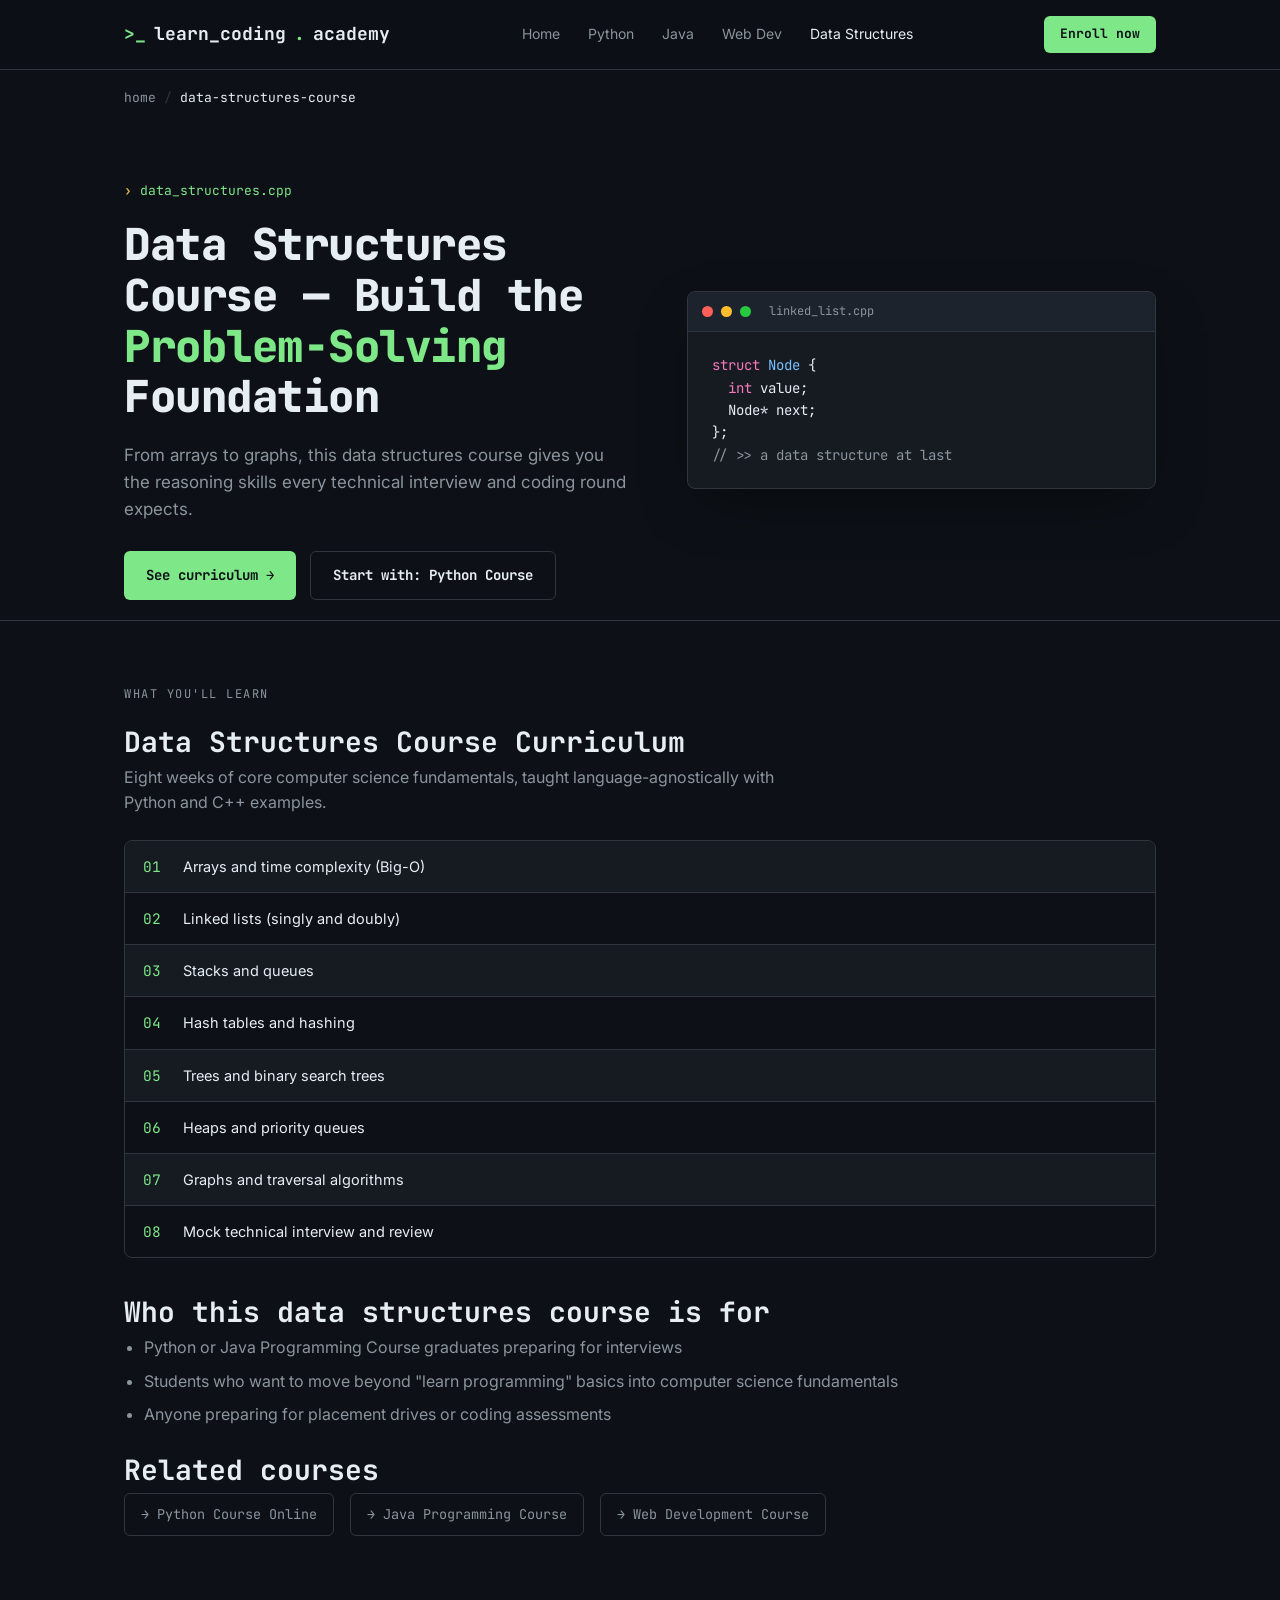
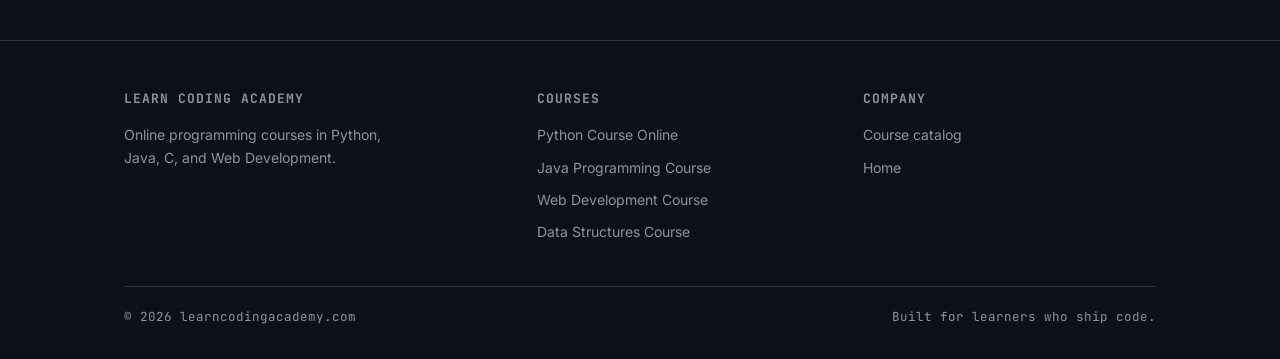
<file: data-structures-course.html>
<!DOCTYPE html>
<html lang="en">
<head>
<meta charset="UTF-8">
<meta name="viewport" content="width=device-width, initial-scale=1.0">
<title>Data Structures Course | Interview-Ready Fundamentals — Learn Coding Academy</title>
<meta name="description" content="Master arrays, trees, and graphs in our Data Structures Course — built to prepare you for technical interviews and coding rounds.">
<link rel="canonical" href="https://www.learncodingacademy.com/data-structures-course">
<link rel="stylesheet" href="style.css">
<script type="application/ld+json">
{
  "@context": "https://schema.org",
  "@type": "Course",
  "name": "Data Structures Course",
  "description": "Master arrays, trees, and graphs — built to prepare you for technical interviews and coding rounds.",
  "provider": {
    "@type": "Organization",
    "name": "Learn Coding Academy",
    "sameAs": "https://www.learncodingacademy.com/"
  }
}
</script>
</head>
<body>

<header>
  <nav class="nav">
    <a href="index.html" class="logo"><span class="dot">&gt;_</span> learn_coding<span class="dot">.</span>academy</a>
    <div class="navlinks">
      <a href="index.html">Home</a>
      <a href="python-course.html">Python</a>
      <a href="java-course.html">Java</a>
      <a href="web-development-course.html">Web Dev</a>
      <a href="data-structures-course.html" class="active">Data Structures</a>
    </div>
    <a href="#enroll" class="nav-cta">Enroll now</a>
  </nav>
</header>

<main>
  <div class="wrap">
    <p class="breadcrumb"><a href="index.html">home</a><span class="sep">/</span><span class="current">data-structures-course</span></p>
  </div>

  <section class="hero" style="padding-bottom:20px;">
    <div class="wrap hero-grid">
      <div>
        <p class="eyebrow">data_structures.cpp</p>
        <h1>Data Structures Course — Build the <span class="accent">Problem-Solving</span> Foundation</h1>
        <p class="lede">From arrays to graphs, this data structures course gives you the reasoning skills every technical interview and coding round expects.</p>
        <div class="cta-row" id="enroll">
          <a href="#curriculum" class="btn btn-primary">See curriculum →</a>
          <a href="python-course.html" class="btn btn-ghost">Start with: Python Course</a>
        </div>
      </div>
      <div class="term">
        <div class="term-bar">
          <span class="term-dot red"></span><span class="term-dot yellow"></span><span class="term-dot green"></span>
          <span class="term-tab">linked_list.cpp</span>
        </div>
        <div class="term-body">
          <div class="term-line"><span class="c2">struct</span> <span class="c4">Node</span> {</div>
          <div class="term-line">  <span class="c2">int</span> value;</div>
          <div class="term-line">  Node* next;</div>
          <div class="term-line">};</div>
          <div class="term-line"><span class="c1">// >> a data structure at last</span></div>
        </div>
      </div>
    </div>
  </section>

  <section class="section prose" id="curriculum">
    <div class="wrap">
      <p class="kicker">What you'll learn</p>
      <h2>Data Structures Course Curriculum</h2>
      <p>Eight weeks of core computer science fundamentals, taught language-agnostically with Python and C++ examples.</p>

      <div class="curriculum">
        <div class="curr-row"><span class="curr-idx">01</span> Arrays and time complexity (Big-O)</div>
        <div class="curr-row"><span class="curr-idx">02</span> Linked lists (singly and doubly)</div>
        <div class="curr-row"><span class="curr-idx">03</span> Stacks and queues</div>
        <div class="curr-row"><span class="curr-idx">04</span> Hash tables and hashing</div>
        <div class="curr-row"><span class="curr-idx">05</span> Trees and binary search trees</div>
        <div class="curr-row"><span class="curr-idx">06</span> Heaps and priority queues</div>
        <div class="curr-row"><span class="curr-idx">07</span> Graphs and traversal algorithms</div>
        <div class="curr-row"><span class="curr-idx">08</span> Mock technical interview and review</div>
      </div>

      <h2>Who this data structures course is for</h2>
      <ul>
        <li>Python or Java Programming Course graduates preparing for interviews</li>
        <li>Students who want to move beyond "learn programming" basics into computer science fundamentals</li>
        <li>Anyone preparing for placement drives or coding assessments</li>
      </ul>

      <h2>Related courses</h2>
      <div class="related">
        <a href="python-course.html">→ Python Course Online</a>
        <a href="java-course.html">→ Java Programming Course</a>
        <a href="web-development-course.html">→ Web Development Course</a>
      </div>
    </div>
  </section>
</main>

<footer>
  <div class="wrap">
    <div class="footer-grid">
      <div class="footer-col">
        <h5>Learn Coding Academy</h5>
        <p style="color:var(--muted); font-size:14px; max-width:32ch;">Online programming courses in Python, Java, C, and Web Development.</p>
      </div>
      <div class="footer-col">
        <h5>Courses</h5>
        <a href="python-course.html">Python Course Online</a>
        <a href="java-course.html">Java Programming Course</a>
        <a href="web-development-course.html">Web Development Course</a>
        <a href="data-structures-course.html">Data Structures Course</a>
      </div>
      <div class="footer-col">
        <h5>Company</h5>
        <a href="index.html#courses">Course catalog</a>
        <a href="index.html">Home</a>
      </div>
    </div>
    <div class="footer-bottom">
      <span>© 2026 learncodingacademy.com</span>
      <span>Built for learners who ship code.</span>
    </div>
  </div>
</footer>

</body>
</html>
</file>
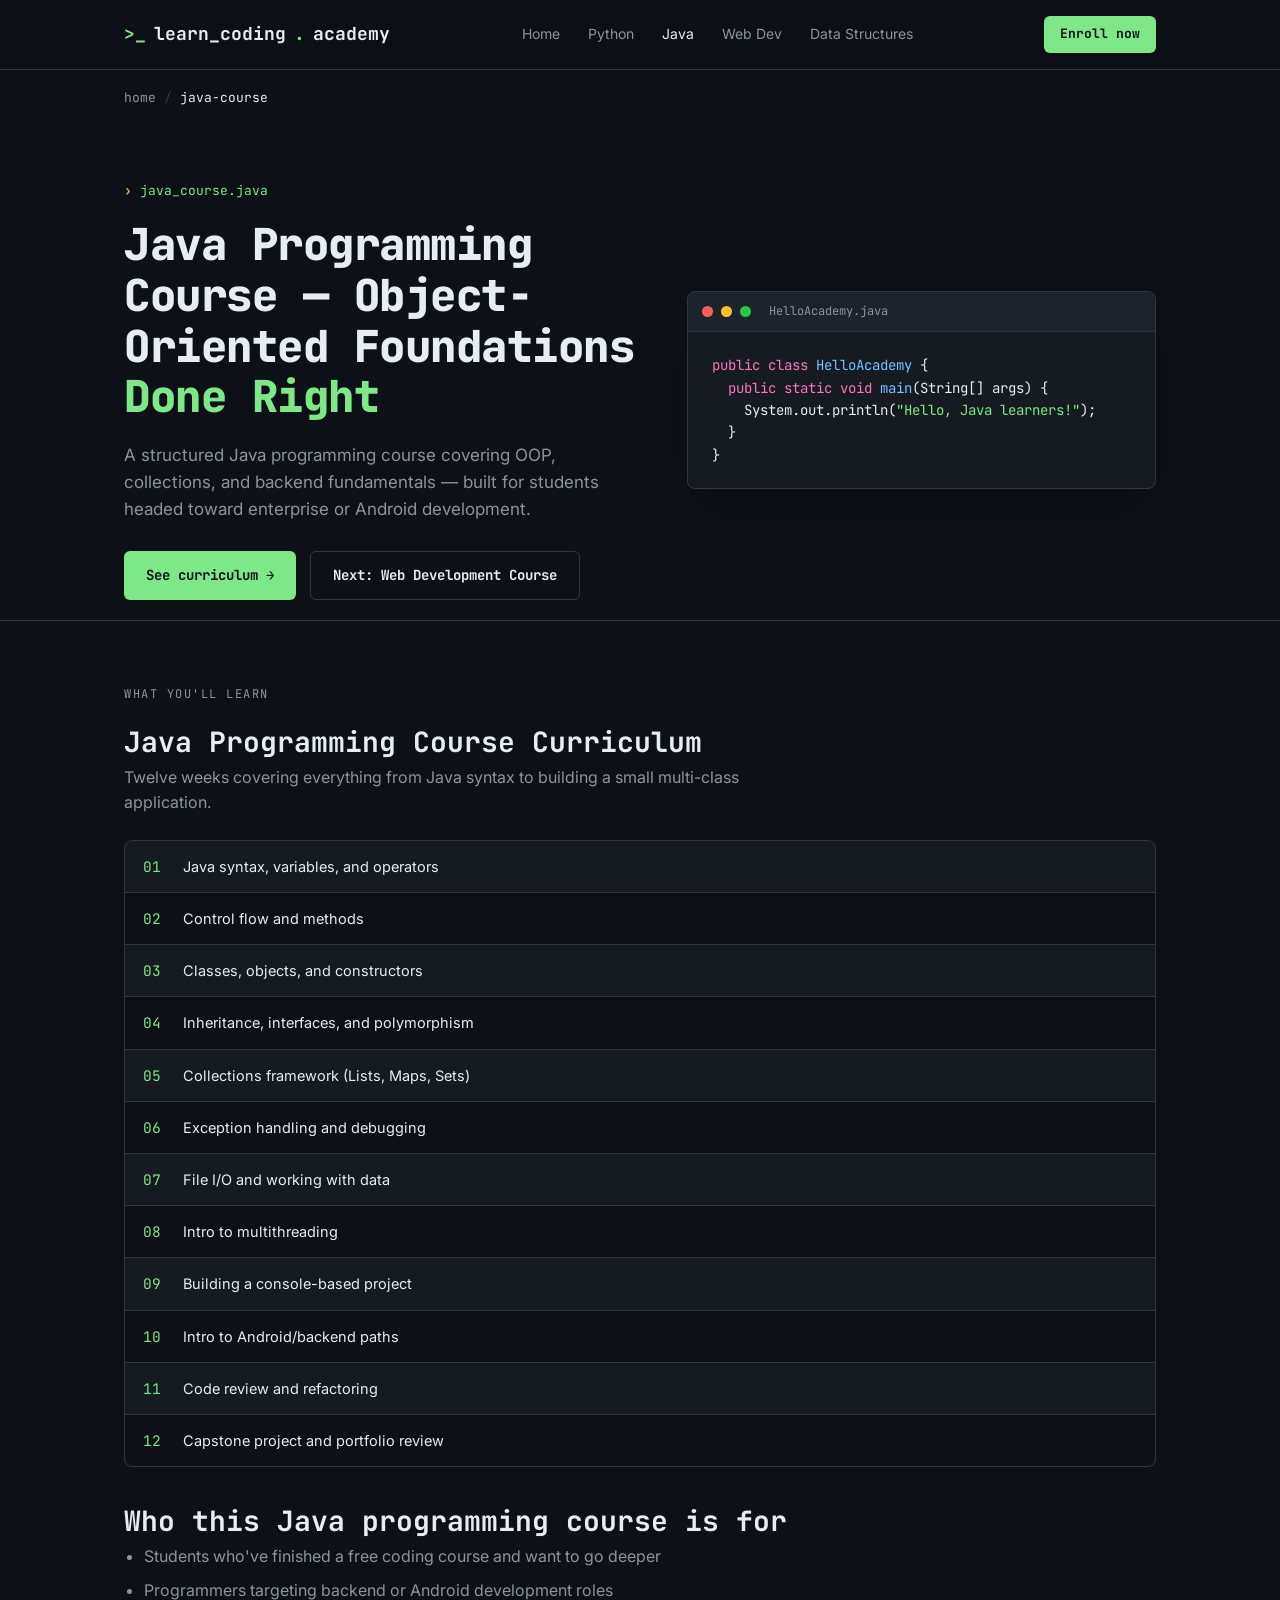
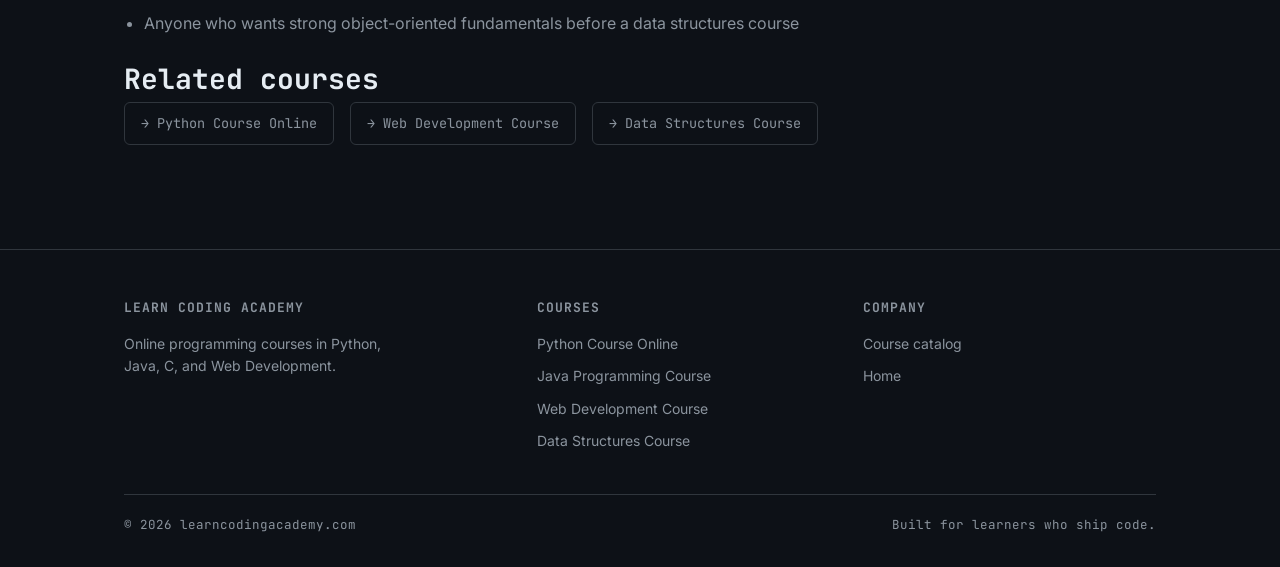
<file: java-course.html>
<!DOCTYPE html>
<html lang="en">
<head>
<meta charset="UTF-8">
<meta name="viewport" content="width=device-width, initial-scale=1.0">
<title>Java Programming Course | Object-Oriented Fundamentals — Learn Coding Academy</title>
<meta name="description" content="Take our Java Programming Course to learn object-oriented programming, core Java, and backend fundamentals through hands-on projects.">
<link rel="canonical" href="https://www.learncodingacademy.com/java-course">
<link rel="stylesheet" href="style.css">
<script type="application/ld+json">
{
  "@context": "https://schema.org",
  "@type": "Course",
  "name": "Java Programming Course",
  "description": "Learn object-oriented programming, core Java, and backend fundamentals through hands-on projects.",
  "provider": {
    "@type": "Organization",
    "name": "Learn Coding Academy",
    "sameAs": "https://www.learncodingacademy.com/"
  }
}
</script>
</head>
<body>

<header>
  <nav class="nav">
    <a href="index.html" class="logo"><span class="dot">&gt;_</span> learn_coding<span class="dot">.</span>academy</a>
    <div class="navlinks">
      <a href="index.html">Home</a>
      <a href="python-course.html">Python</a>
      <a href="java-course.html" class="active">Java</a>
      <a href="web-development-course.html">Web Dev</a>
      <a href="data-structures-course.html">Data Structures</a>
    </div>
    <a href="#enroll" class="nav-cta">Enroll now</a>
  </nav>
</header>

<main>
  <div class="wrap">
    <p class="breadcrumb"><a href="index.html">home</a><span class="sep">/</span><span class="current">java-course</span></p>
  </div>

  <section class="hero" style="padding-bottom:20px;">
    <div class="wrap hero-grid">
      <div>
        <p class="eyebrow">java_course.java</p>
        <h1>Java Programming Course — Object-Oriented Foundations <span class="accent">Done Right</span></h1>
        <p class="lede">A structured Java programming course covering OOP, collections, and backend fundamentals — built for students headed toward enterprise or Android development.</p>
        <div class="cta-row" id="enroll">
          <a href="#curriculum" class="btn btn-primary">See curriculum →</a>
          <a href="web-development-course.html" class="btn btn-ghost">Next: Web Development Course</a>
        </div>
      </div>
      <div class="term">
        <div class="term-bar">
          <span class="term-dot red"></span><span class="term-dot yellow"></span><span class="term-dot green"></span>
          <span class="term-tab">HelloAcademy.java</span>
        </div>
        <div class="term-body">
          <div class="term-line"><span class="c2">public class</span> <span class="c4">HelloAcademy</span> {</div>
          <div class="term-line">  <span class="c2">public static void</span> <span class="c4">main</span>(String[] args) {</div>
          <div class="term-line">    System.out.println(<span class="c3">"Hello, Java learners!"</span>);</div>
          <div class="term-line">  }</div>
          <div class="term-line">}</div>
        </div>
      </div>
    </div>
  </section>

  <section class="section prose" id="curriculum">
    <div class="wrap">
      <p class="kicker">What you'll learn</p>
      <h2>Java Programming Course Curriculum</h2>
      <p>Twelve weeks covering everything from Java syntax to building a small multi-class application.</p>

      <div class="curriculum">
        <div class="curr-row"><span class="curr-idx">01</span> Java syntax, variables, and operators</div>
        <div class="curr-row"><span class="curr-idx">02</span> Control flow and methods</div>
        <div class="curr-row"><span class="curr-idx">03</span> Classes, objects, and constructors</div>
        <div class="curr-row"><span class="curr-idx">04</span> Inheritance, interfaces, and polymorphism</div>
        <div class="curr-row"><span class="curr-idx">05</span> Collections framework (Lists, Maps, Sets)</div>
        <div class="curr-row"><span class="curr-idx">06</span> Exception handling and debugging</div>
        <div class="curr-row"><span class="curr-idx">07</span> File I/O and working with data</div>
        <div class="curr-row"><span class="curr-idx">08</span> Intro to multithreading</div>
        <div class="curr-row"><span class="curr-idx">09</span> Building a console-based project</div>
        <div class="curr-row"><span class="curr-idx">10</span> Intro to Android/backend paths</div>
        <div class="curr-row"><span class="curr-idx">11</span> Code review and refactoring</div>
        <div class="curr-row"><span class="curr-idx">12</span> Capstone project and portfolio review</div>
      </div>

      <h2>Who this Java programming course is for</h2>
      <ul>
        <li>Students who've finished a free coding course and want to go deeper</li>
        <li>Programmers targeting backend or Android development roles</li>
        <li>Anyone who wants strong object-oriented fundamentals before a data structures course</li>
      </ul>

      <h2>Related courses</h2>
      <div class="related">
        <a href="python-course.html">→ Python Course Online</a>
        <a href="web-development-course.html">→ Web Development Course</a>
        <a href="data-structures-course.html">→ Data Structures Course</a>
      </div>
    </div>
  </section>
</main>

<footer>
  <div class="wrap">
    <div class="footer-grid">
      <div class="footer-col">
        <h5>Learn Coding Academy</h5>
        <p style="color:var(--muted); font-size:14px; max-width:32ch;">Online programming courses in Python, Java, C, and Web Development.</p>
      </div>
      <div class="footer-col">
        <h5>Courses</h5>
        <a href="python-course.html">Python Course Online</a>
        <a href="java-course.html">Java Programming Course</a>
        <a href="web-development-course.html">Web Development Course</a>
        <a href="data-structures-course.html">Data Structures Course</a>
      </div>
      <div class="footer-col">
        <h5>Company</h5>
        <a href="index.html#courses">Course catalog</a>
        <a href="index.html">Home</a>
      </div>
    </div>
    <div class="footer-bottom">
      <span>© 2026 learncodingacademy.com</span>
      <span>Built for learners who ship code.</span>
    </div>
  </div>
</footer>

</body>
</html>
</file>
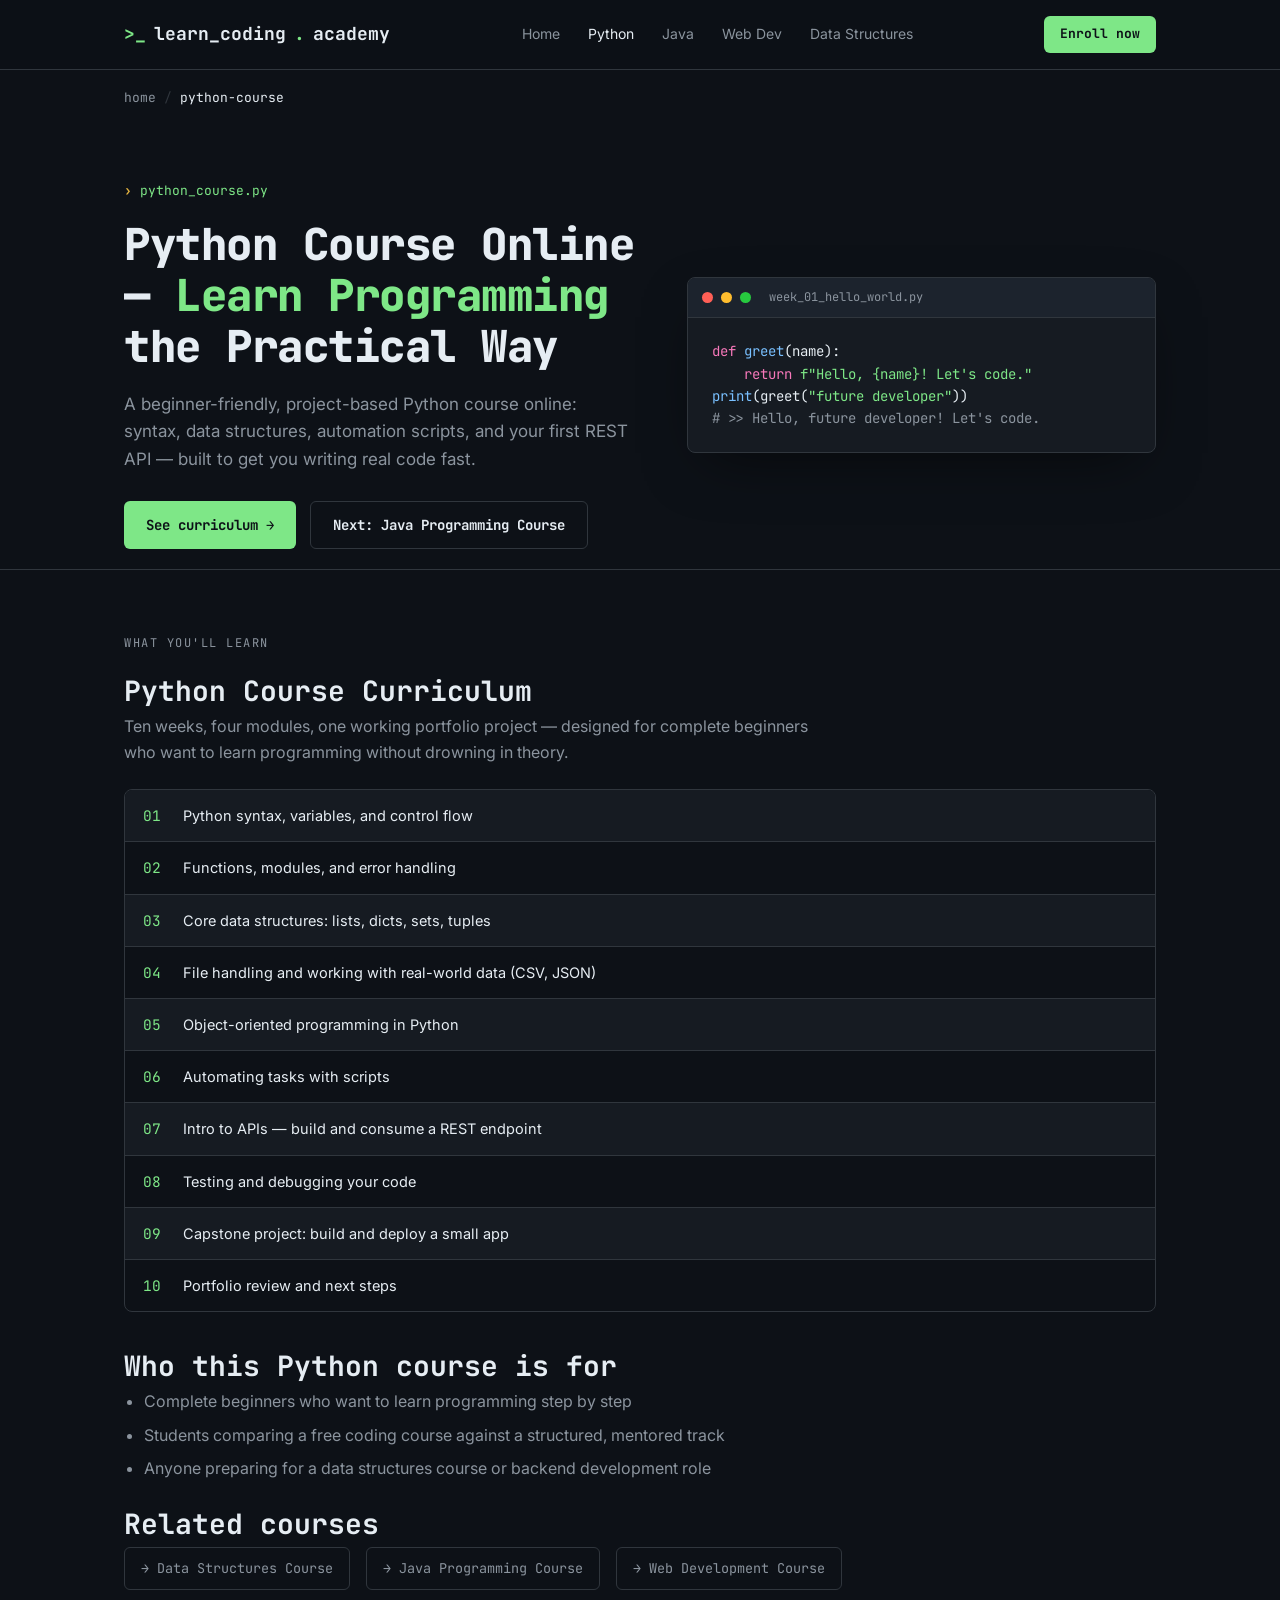
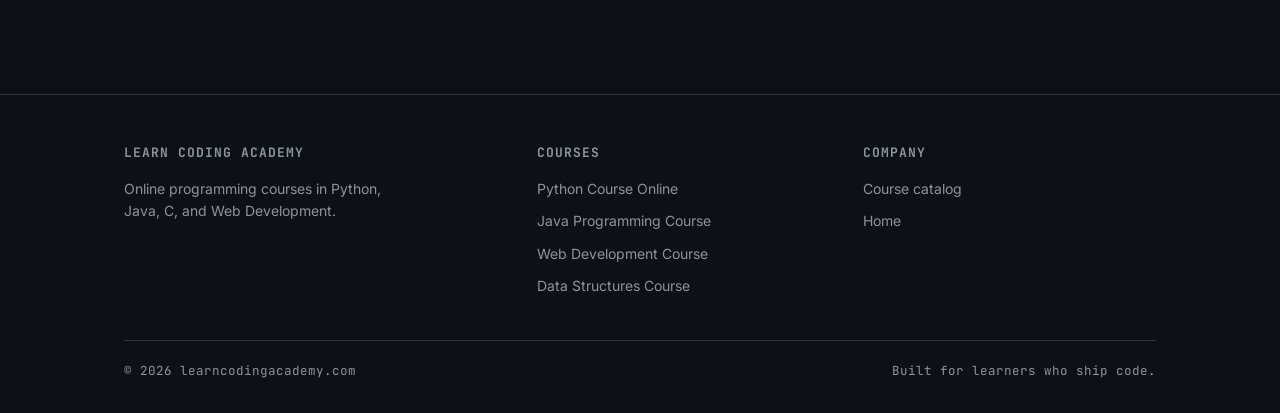
<file: python-course.html>
<!DOCTYPE html>
<html lang="en">
<head>
<meta charset="UTF-8">
<meta name="viewport" content="width=device-width, initial-scale=1.0">
<title>Python Course Online | Learn Programming from Scratch — Learn Coding Academy</title>
<meta name="description" content="Enroll in our Python Course Online and learn programming from scratch with hands-on projects, mentor code reviews, and a career-ready capstone.">
<link rel="canonical" href="https://www.learncodingacademy.com/python-course">
<link rel="stylesheet" href="style.css">
<script type="application/ld+json">
{
  "@context": "https://schema.org",
  "@type": "Course",
  "name": "Python Course Online",
  "description": "Learn Python programming from scratch with hands-on projects, mentor code reviews, and a career-ready capstone.",
  "provider": {
    "@type": "Organization",
    "name": "Learn Coding Academy",
    "sameAs": "https://www.learncodingacademy.com/"
  }
}
</script>
</head>
<body>

<header>
  <nav class="nav">
    <a href="index.html" class="logo"><span class="dot">&gt;_</span> learn_coding<span class="dot">.</span>academy</a>
    <div class="navlinks">
      <a href="index.html">Home</a>
      <a href="python-course.html" class="active">Python</a>
      <a href="java-course.html">Java</a>
      <a href="web-development-course.html">Web Dev</a>
      <a href="data-structures-course.html">Data Structures</a>
    </div>
    <a href="#enroll" class="nav-cta">Enroll now</a>
  </nav>
</header>

<main>
  <div class="wrap">
    <p class="breadcrumb"><a href="index.html">home</a><span class="sep">/</span><span class="current">python-course</span></p>
  </div>

  <section class="hero" style="padding-bottom:20px;">
    <div class="wrap hero-grid">
      <div>
        <p class="eyebrow">python_course.py</p>
        <h1>Python Course Online — <span class="accent">Learn Programming</span> the Practical Way</h1>
        <p class="lede">A beginner-friendly, project-based Python course online: syntax, data structures, automation scripts, and your first REST API — built to get you writing real code fast.</p>
        <div class="cta-row" id="enroll">
          <a href="#curriculum" class="btn btn-primary">See curriculum →</a>
          <a href="java-course.html" class="btn btn-ghost">Next: Java Programming Course</a>
        </div>
      </div>
      <div class="term">
        <div class="term-bar">
          <span class="term-dot red"></span><span class="term-dot yellow"></span><span class="term-dot green"></span>
          <span class="term-tab">week_01_hello_world.py</span>
        </div>
        <div class="term-body">
          <div class="term-line"><span class="c2">def</span> <span class="c4">greet</span>(name):</div>
          <div class="term-line">    <span class="c2">return</span> <span class="c3">f"Hello, {name}! Let's code."</span></div>
          <div class="term-line"></div>
          <div class="term-line"><span class="c4">print</span>(greet(<span class="c3">"future developer"</span>))</div>
          <div class="term-line"><span class="c1"># >> Hello, future developer! Let's code.</span></div>
        </div>
      </div>
    </div>
  </section>

  <section class="section prose" id="curriculum">
    <div class="wrap">
      <p class="kicker">What you'll learn</p>
      <h2>Python Course Curriculum</h2>
      <p>Ten weeks, four modules, one working portfolio project — designed for complete beginners who want to learn programming without drowning in theory.</p>

      <div class="curriculum">
        <div class="curr-row"><span class="curr-idx">01</span> Python syntax, variables, and control flow</div>
        <div class="curr-row"><span class="curr-idx">02</span> Functions, modules, and error handling</div>
        <div class="curr-row"><span class="curr-idx">03</span> Core data structures: lists, dicts, sets, tuples</div>
        <div class="curr-row"><span class="curr-idx">04</span> File handling and working with real-world data (CSV, JSON)</div>
        <div class="curr-row"><span class="curr-idx">05</span> Object-oriented programming in Python</div>
        <div class="curr-row"><span class="curr-idx">06</span> Automating tasks with scripts</div>
        <div class="curr-row"><span class="curr-idx">07</span> Intro to APIs — build and consume a REST endpoint</div>
        <div class="curr-row"><span class="curr-idx">08</span> Testing and debugging your code</div>
        <div class="curr-row"><span class="curr-idx">09</span> Capstone project: build and deploy a small app</div>
        <div class="curr-row"><span class="curr-idx">10</span> Portfolio review and next steps</div>
      </div>

      <h2>Who this Python course is for</h2>
      <ul>
        <li>Complete beginners who want to learn programming step by step</li>
        <li>Students comparing a free coding course against a structured, mentored track</li>
        <li>Anyone preparing for a data structures course or backend development role</li>
      </ul>

      <h2>Related courses</h2>
      <div class="related">
        <a href="data-structures-course.html">→ Data Structures Course</a>
        <a href="java-course.html">→ Java Programming Course</a>
        <a href="web-development-course.html">→ Web Development Course</a>
      </div>
    </div>
  </section>
</main>

<footer>
  <div class="wrap">
    <div class="footer-grid">
      <div class="footer-col">
        <h5>Learn Coding Academy</h5>
        <p style="color:var(--muted); font-size:14px; max-width:32ch;">Online programming courses in Python, Java, C, and Web Development.</p>
      </div>
      <div class="footer-col">
        <h5>Courses</h5>
        <a href="python-course.html">Python Course Online</a>
        <a href="java-course.html">Java Programming Course</a>
        <a href="web-development-course.html">Web Development Course</a>
        <a href="data-structures-course.html">Data Structures Course</a>
      </div>
      <div class="footer-col">
        <h5>Company</h5>
        <a href="index.html#courses">Course catalog</a>
        <a href="index.html">Home</a>
      </div>
    </div>
    <div class="footer-bottom">
      <span>© 2026 learncodingacademy.com</span>
      <span>Built for learners who ship code.</span>
    </div>
  </div>
</footer>

</body>
</html>
</file>
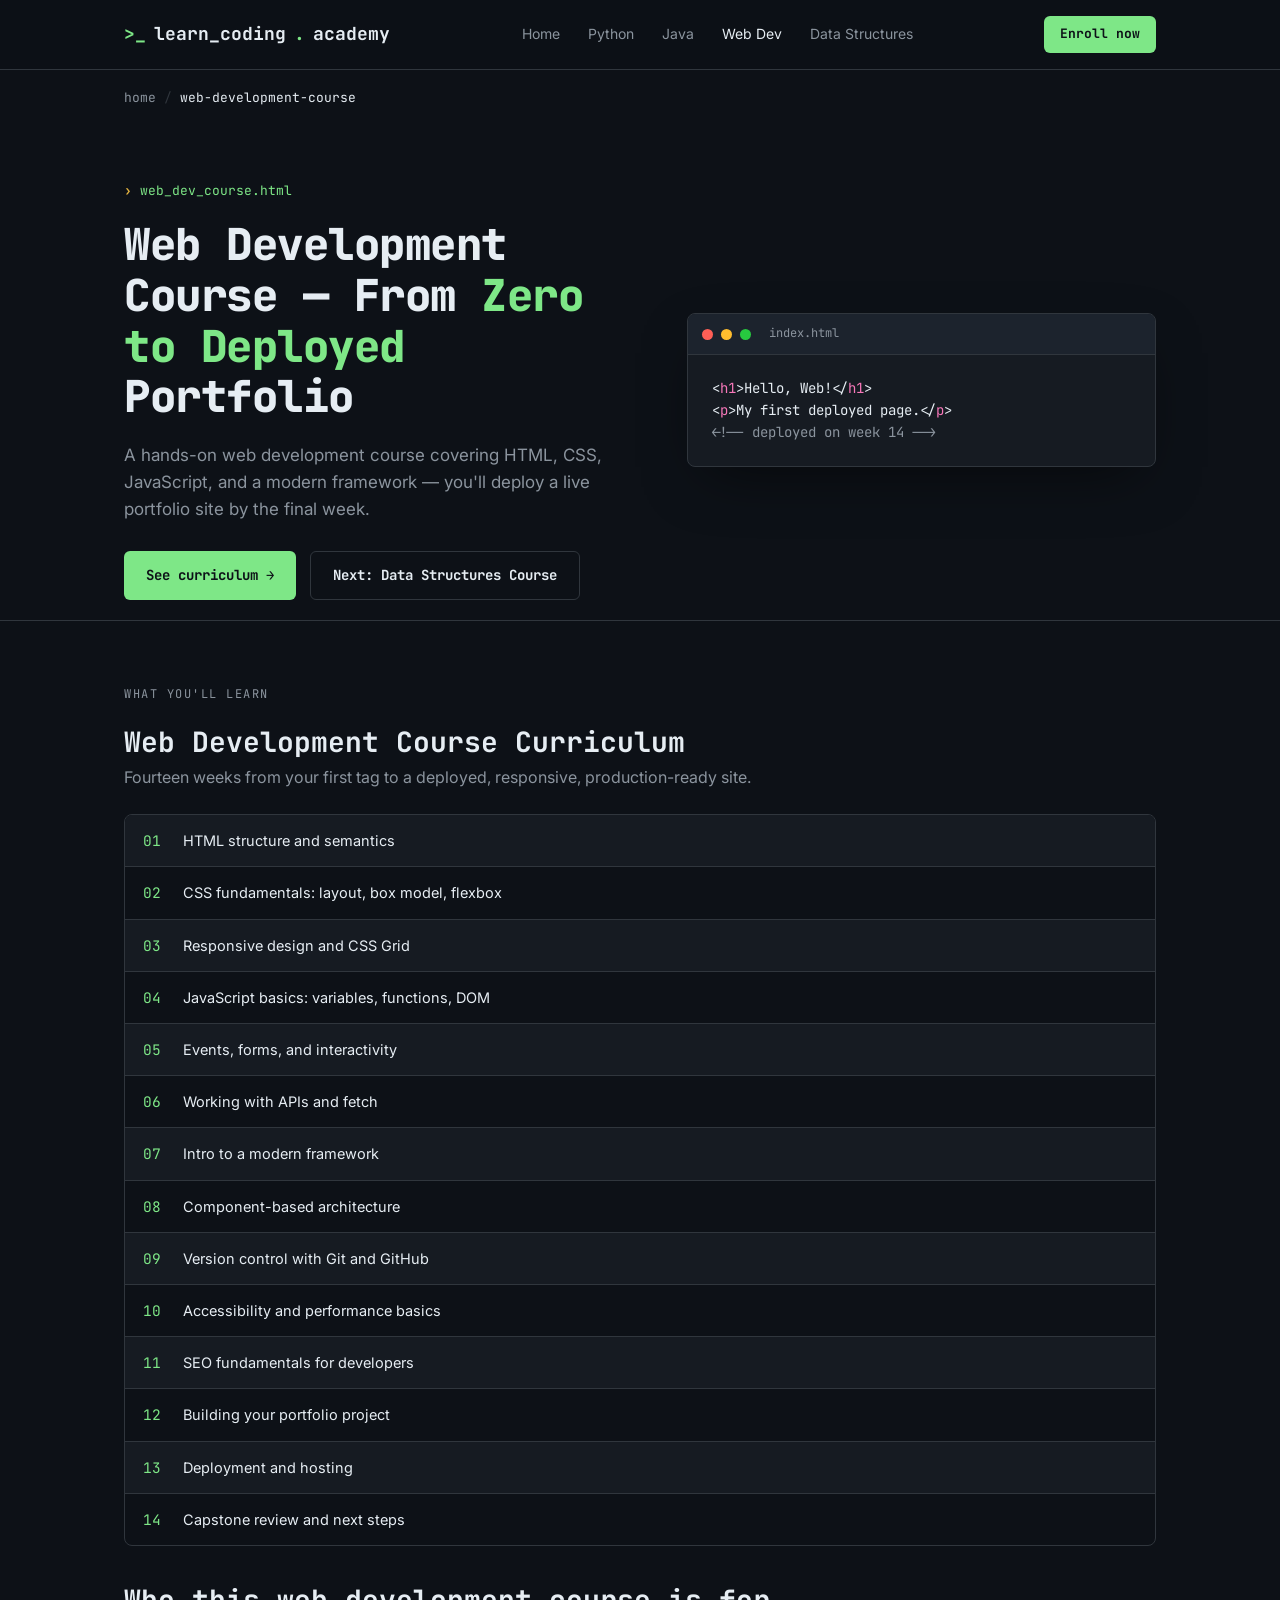
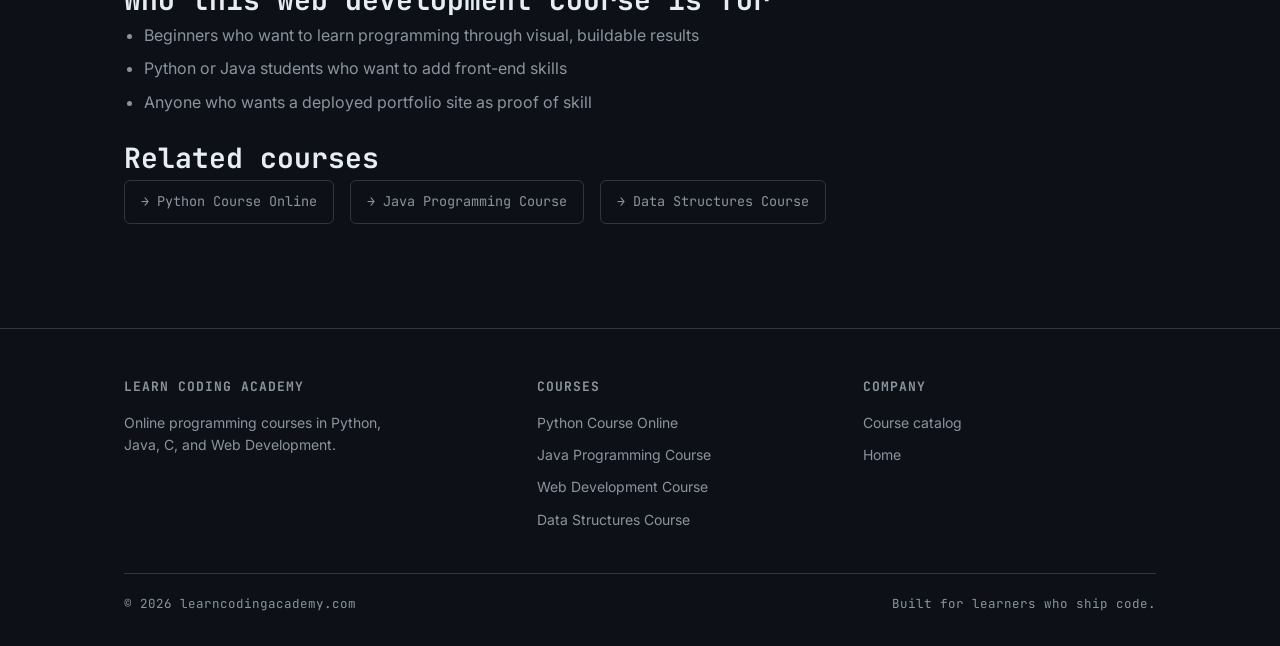
<file: web-development-course.html>
<!DOCTYPE html>
<html lang="en">
<head>
<meta charset="UTF-8">
<meta name="viewport" content="width=device-width, initial-scale=1.0">
<title>Web Development Course Online | HTML, CSS, JavaScript — Learn Coding Academy</title>
<meta name="description" content="Join our Web Development Course online and learn HTML, CSS, JavaScript, and a modern framework by building and deploying a real portfolio site.">
<link rel="canonical" href="https://www.learncodingacademy.com/web-development-course">
<link rel="stylesheet" href="style.css">
<script type="application/ld+json">
{
  "@context": "https://schema.org",
  "@type": "Course",
  "name": "Web Development Course",
  "description": "Learn HTML, CSS, JavaScript, and a modern framework by building and deploying a real portfolio site.",
  "provider": {
    "@type": "Organization",
    "name": "Learn Coding Academy",
    "sameAs": "https://www.learncodingacademy.com/"
  }
}
</script>
</head>
<body>

<header>
  <nav class="nav">
    <a href="index.html" class="logo"><span class="dot">&gt;_</span> learn_coding<span class="dot">.</span>academy</a>
    <div class="navlinks">
      <a href="index.html">Home</a>
      <a href="python-course.html">Python</a>
      <a href="java-course.html">Java</a>
      <a href="web-development-course.html" class="active">Web Dev</a>
      <a href="data-structures-course.html">Data Structures</a>
    </div>
    <a href="#enroll" class="nav-cta">Enroll now</a>
  </nav>
</header>

<main>
  <div class="wrap">
    <p class="breadcrumb"><a href="index.html">home</a><span class="sep">/</span><span class="current">web-development-course</span></p>
  </div>

  <section class="hero" style="padding-bottom:20px;">
    <div class="wrap hero-grid">
      <div>
        <p class="eyebrow">web_dev_course.html</p>
        <h1>Web Development Course — From <span class="accent">Zero to Deployed</span> Portfolio</h1>
        <p class="lede">A hands-on web development course covering HTML, CSS, JavaScript, and a modern framework — you'll deploy a live portfolio site by the final week.</p>
        <div class="cta-row" id="enroll">
          <a href="#curriculum" class="btn btn-primary">See curriculum →</a>
          <a href="data-structures-course.html" class="btn btn-ghost">Next: Data Structures Course</a>
        </div>
      </div>
      <div class="term">
        <div class="term-bar">
          <span class="term-dot red"></span><span class="term-dot yellow"></span><span class="term-dot green"></span>
          <span class="term-tab">index.html</span>
        </div>
        <div class="term-body">
          <div class="term-line">&lt;<span class="c2">h1</span>&gt;Hello, Web!&lt;/<span class="c2">h1</span>&gt;</div>
          <div class="term-line">&lt;<span class="c2">p</span>&gt;My first deployed page.&lt;/<span class="c2">p</span>&gt;</div>
          <div class="term-line"></div>
          <div class="term-line"><span class="c1">&lt;!-- deployed on week 14 --&gt;</span></div>
        </div>
      </div>
    </div>
  </section>

  <section class="section prose" id="curriculum">
    <div class="wrap">
      <p class="kicker">What you'll learn</p>
      <h2>Web Development Course Curriculum</h2>
      <p>Fourteen weeks from your first tag to a deployed, responsive, production-ready site.</p>

      <div class="curriculum">
        <div class="curr-row"><span class="curr-idx">01</span> HTML structure and semantics</div>
        <div class="curr-row"><span class="curr-idx">02</span> CSS fundamentals: layout, box model, flexbox</div>
        <div class="curr-row"><span class="curr-idx">03</span> Responsive design and CSS Grid</div>
        <div class="curr-row"><span class="curr-idx">04</span> JavaScript basics: variables, functions, DOM</div>
        <div class="curr-row"><span class="curr-idx">05</span> Events, forms, and interactivity</div>
        <div class="curr-row"><span class="curr-idx">06</span> Working with APIs and fetch</div>
        <div class="curr-row"><span class="curr-idx">07</span> Intro to a modern framework</div>
        <div class="curr-row"><span class="curr-idx">08</span> Component-based architecture</div>
        <div class="curr-row"><span class="curr-idx">09</span> Version control with Git and GitHub</div>
        <div class="curr-row"><span class="curr-idx">10</span> Accessibility and performance basics</div>
        <div class="curr-row"><span class="curr-idx">11</span> SEO fundamentals for developers</div>
        <div class="curr-row"><span class="curr-idx">12</span> Building your portfolio project</div>
        <div class="curr-row"><span class="curr-idx">13</span> Deployment and hosting</div>
        <div class="curr-row"><span class="curr-idx">14</span> Capstone review and next steps</div>
      </div>

      <h2>Who this web development course is for</h2>
      <ul>
        <li>Beginners who want to learn programming through visual, buildable results</li>
        <li>Python or Java students who want to add front-end skills</li>
        <li>Anyone who wants a deployed portfolio site as proof of skill</li>
      </ul>

      <h2>Related courses</h2>
      <div class="related">
        <a href="python-course.html">→ Python Course Online</a>
        <a href="java-course.html">→ Java Programming Course</a>
        <a href="data-structures-course.html">→ Data Structures Course</a>
      </div>
    </div>
  </section>
</main>

<footer>
  <div class="wrap">
    <div class="footer-grid">
      <div class="footer-col">
        <h5>Learn Coding Academy</h5>
        <p style="color:var(--muted); font-size:14px; max-width:32ch;">Online programming courses in Python, Java, C, and Web Development.</p>
      </div>
      <div class="footer-col">
        <h5>Courses</h5>
        <a href="python-course.html">Python Course Online</a>
        <a href="java-course.html">Java Programming Course</a>
        <a href="web-development-course.html">Web Development Course</a>
        <a href="data-structures-course.html">Data Structures Course</a>
      </div>
      <div class="footer-col">
        <h5>Company</h5>
        <a href="index.html#courses">Course catalog</a>
        <a href="index.html">Home</a>
      </div>
    </div>
    <div class="footer-bottom">
      <span>© 2026 learncodingacademy.com</span>
      <span>Built for learners who ship code.</span>
    </div>
  </div>
</footer>

</body>
</html>
</file>
<file: style.css>
/* Learn Coding Academy — shared styles
   Palette: bg #0D1117, surface #161B22, border #30363D,
   text #E6EDF3, muted #8B949E, accent-green #7EE787, accent-amber #E3B341 */

@import url('https://fonts.googleapis.com/css2?family=JetBrains+Mono:wght@400;500;700;800&family=Inter:wght@400;500;600;700&display=swap');

:root{
  --bg:#0D1117;
  --surface:#161B22;
  --surface-2:#1C232D;
  --border:#30363D;
  --text:#E6EDF3;
  --muted:#8B949E;
  --green:#7EE787;
  --amber:#E3B341;
  --pink:#F778BA;
  --radius:8px;
}

*{ box-sizing:border-box; margin:0; padding:0; }

html{ scroll-behavior:smooth; }

body{
  background:var(--bg);
  color:var(--text);
  font-family:'Inter', system-ui, sans-serif;
  line-height:1.6;
  -webkit-font-smoothing:antialiased;
}

a{ color:inherit; text-decoration:none; }

code, .mono{ font-family:'JetBrains Mono', monospace; }

.wrap{ max-width:1080px; margin:0 auto; padding:0 24px; }

/* ---------- Header / Nav ---------- */
header{
  position:sticky; top:0; z-index:50;
  background:rgba(13,17,23,0.9);
  backdrop-filter: blur(8px);
  border-bottom:1px solid var(--border);
}
.nav{
  display:flex; align-items:center; justify-content:space-between;
  padding:16px 24px;
  max-width:1080px; margin:0 auto;
}
.logo{
  font-family:'JetBrains Mono', monospace;
  font-weight:700;
  font-size:18px;
  display:flex; align-items:center; gap:8px;
}
.logo .dot{ color:var(--green); }
.navlinks{ display:flex; gap:28px; font-size:14px; color:var(--muted); }
.navlinks a:hover{ color:var(--green); }
.nav-cta{
  font-family:'JetBrains Mono', monospace;
  font-size:13px;
  background:var(--green);
  color:#0D1117;
  padding:8px 16px;
  border-radius:6px;
  font-weight:700;
}
.navlinks a.active{ color:var(--text); }

/* ---------- Terminal window chrome (signature element) ---------- */
.term{
  background:var(--surface);
  border:1px solid var(--border);
  border-radius:var(--radius);
  overflow:hidden;
  box-shadow:0 20px 60px -20px rgba(0,0,0,0.6);
}
.term-bar{
  display:flex; align-items:center; gap:8px;
  padding:10px 14px;
  background:var(--surface-2);
  border-bottom:1px solid var(--border);
}
.term-dot{ width:11px; height:11px; border-radius:50%; }
.term-dot.red{ background:#FF5F56; }
.term-dot.yellow{ background:#FFBD2E; }
.term-dot.green{ background:#27C93F; }
.term-tab{
  margin-left:10px;
  font-family:'JetBrains Mono', monospace;
  font-size:12px;
  color:var(--muted);
}
.term-body{ padding:22px 24px; font-family:'JetBrains Mono', monospace; font-size:14px; }
.term-body .c1{ color:#8B949E; }   /* comment */
.term-body .c2{ color:#F778BA; }   /* keyword */
.term-body .c3{ color:#7EE787; }   /* string */
.term-body .c4{ color:#79C0FF; }   /* function */
.term-body .c5{ color:#E3B341; }   /* number/const */
.term-line{ white-space:pre; }

/* ---------- Hero ---------- */
.hero{ padding:72px 0 56px; }
.hero-grid{ display:grid; grid-template-columns:1.1fr 1fr; gap:48px; align-items:center; }
.eyebrow{
  font-family:'JetBrains Mono', monospace;
  font-size:13px; color:var(--green);
  display:flex; align-items:center; gap:8px;
  margin-bottom:18px;
}
.eyebrow::before{ content:"›"; color:var(--amber); font-weight:700; }
h1{
  font-family:'JetBrains Mono', monospace;
  font-size:44px; line-height:1.15; font-weight:800;
  margin-bottom:20px; letter-spacing:-0.5px;
}
h1 .accent{ color:var(--green); }
.lede{ color:var(--muted); font-size:17px; max-width:46ch; margin-bottom:28px; }
.cta-row{ display:flex; gap:14px; flex-wrap:wrap; }
.btn{
  font-family:'JetBrains Mono', monospace;
  font-weight:700; font-size:14px;
  padding:12px 22px; border-radius:6px;
  display:inline-flex; align-items:center; gap:8px;
}
.btn-primary{ background:var(--green); color:#0D1117; }
.btn-ghost{ border:1px solid var(--border); color:var(--text); }
.btn-ghost:hover{ border-color:var(--green); }

/* ---------- Section headings ---------- */
.section{ padding:64px 0; border-top:1px solid var(--border); }
.section-head{ margin-bottom:36px; }
.kicker{
  font-family:'JetBrains Mono', monospace; font-size:12px; color:var(--amber);
  text-transform:uppercase; letter-spacing:1.5px; margin-bottom:8px;
}
h2{ font-family:'JetBrains Mono', monospace; font-size:28px; font-weight:700; }
h2 .path{ color:var(--muted); font-weight:400; }
.section-sub{ color:var(--muted); max-width:60ch; margin-top:10px; }

/* ---------- Course "file tab" cards ---------- */
.course-grid{ display:grid; grid-template-columns:repeat(2,1fr); gap:20px; }
.course-card{
  background:var(--surface);
  border:1px solid var(--border);
  border-radius:var(--radius);
  padding:22px;
  transition:border-color .15s ease, transform .15s ease;
}
.course-card:hover{ border-color:var(--green); transform:translateY(-2px); }
.file-tag{
  font-family:'JetBrains Mono', monospace; font-size:12px; color:var(--muted);
  display:flex; align-items:center; gap:6px; margin-bottom:10px;
}
.file-tag .ext{ color:var(--amber); }
.course-card h3{ font-size:19px; margin-bottom:8px; font-family:'JetBrains Mono', monospace; }
.course-card p{ color:var(--muted); font-size:14.5px; margin-bottom:14px; }
.course-meta{ display:flex; gap:16px; font-size:13px; color:var(--muted); margin-bottom:14px; }
.course-meta span{ display:flex; align-items:center; gap:6px; }
.course-meta .num{ color:var(--green); font-family:'JetBrains Mono', monospace; }
.card-link{ font-family:'JetBrains Mono', monospace; font-size:13.5px; color:var(--green); font-weight:600; }
.card-link:hover{ text-decoration:underline; }

/* ---------- Feature list ---------- */
.feat-grid{ display:grid; grid-template-columns:repeat(3,1fr); gap:24px; }
.feat{ padding:20px 0; }
.feat .num{
  font-family:'JetBrains Mono', monospace; color:var(--border); font-size:32px; font-weight:800;
  -webkit-text-stroke:1px var(--muted);
}
.feat h4{ font-family:'JetBrains Mono', monospace; font-size:16px; margin:10px 0 8px; }
.feat p{ color:var(--muted); font-size:14px; }

/* ---------- Breadcrumb ---------- */
.breadcrumb{
  font-family:'JetBrains Mono', monospace; font-size:13px; color:var(--muted);
  padding:18px 0 0;
}
.breadcrumb a:hover{ color:var(--green); }
.breadcrumb .sep{ margin:0 8px; color:var(--border); }
.breadcrumb .current{ color:var(--text); }

/* ---------- Prose (course pages) ---------- */
.prose h2{ margin-top:8px; }
.prose p{ color:var(--muted); margin-bottom:16px; max-width:70ch; }
.prose ul{ color:var(--muted); margin:0 0 20px 20px; }
.prose li{ margin-bottom:8px; }
.curriculum{
  border:1px solid var(--border); border-radius:var(--radius); overflow:hidden; margin:24px 0 32px;
}
.curr-row{
  display:flex; align-items:center; gap:14px;
  padding:14px 18px; border-bottom:1px solid var(--border);
  font-size:14.5px;
}
.curr-row:last-child{ border-bottom:none; }
.curr-row:nth-child(odd){ background:var(--surface); }
.curr-idx{ font-family:'JetBrains Mono', monospace; color:var(--green); width:26px; }

/* ---------- Internal linking / related courses ---------- */
.related{ display:flex; gap:16px; flex-wrap:wrap; }
.related a{
  border:1px solid var(--border); border-radius:6px; padding:10px 16px;
  font-family:'JetBrains Mono', monospace; font-size:13.5px; color:var(--muted);
}
.related a:hover{ border-color:var(--green); color:var(--green); }

/* ---------- Footer ---------- */
footer{ border-top:1px solid var(--border); padding:48px 0 32px; margin-top:40px; }
.footer-grid{ display:grid; grid-template-columns:1.3fr 1fr 1fr; gap:32px; margin-bottom:32px; }
.footer-col h5{ font-family:'JetBrains Mono', monospace; font-size:13px; color:var(--muted); margin-bottom:14px; text-transform:uppercase; letter-spacing:1px; }
.footer-col a{ display:block; color:var(--muted); font-size:14px; margin-bottom:10px; }
.footer-col a:hover{ color:var(--green); }
.footer-bottom{
  display:flex; justify-content:space-between; align-items:center;
  border-top:1px solid var(--border); padding-top:20px;
  font-family:'JetBrains Mono', monospace; font-size:12.5px; color:var(--muted);
}

@media (max-width:800px){
  .hero-grid{ grid-template-columns:1fr; }
  .course-grid{ grid-template-columns:1fr; }
  .feat-grid{ grid-template-columns:1fr; }
  .footer-grid{ grid-template-columns:1fr; }
  h1{ font-size:32px; }
  .navlinks{ display:none; }
}
</file>
